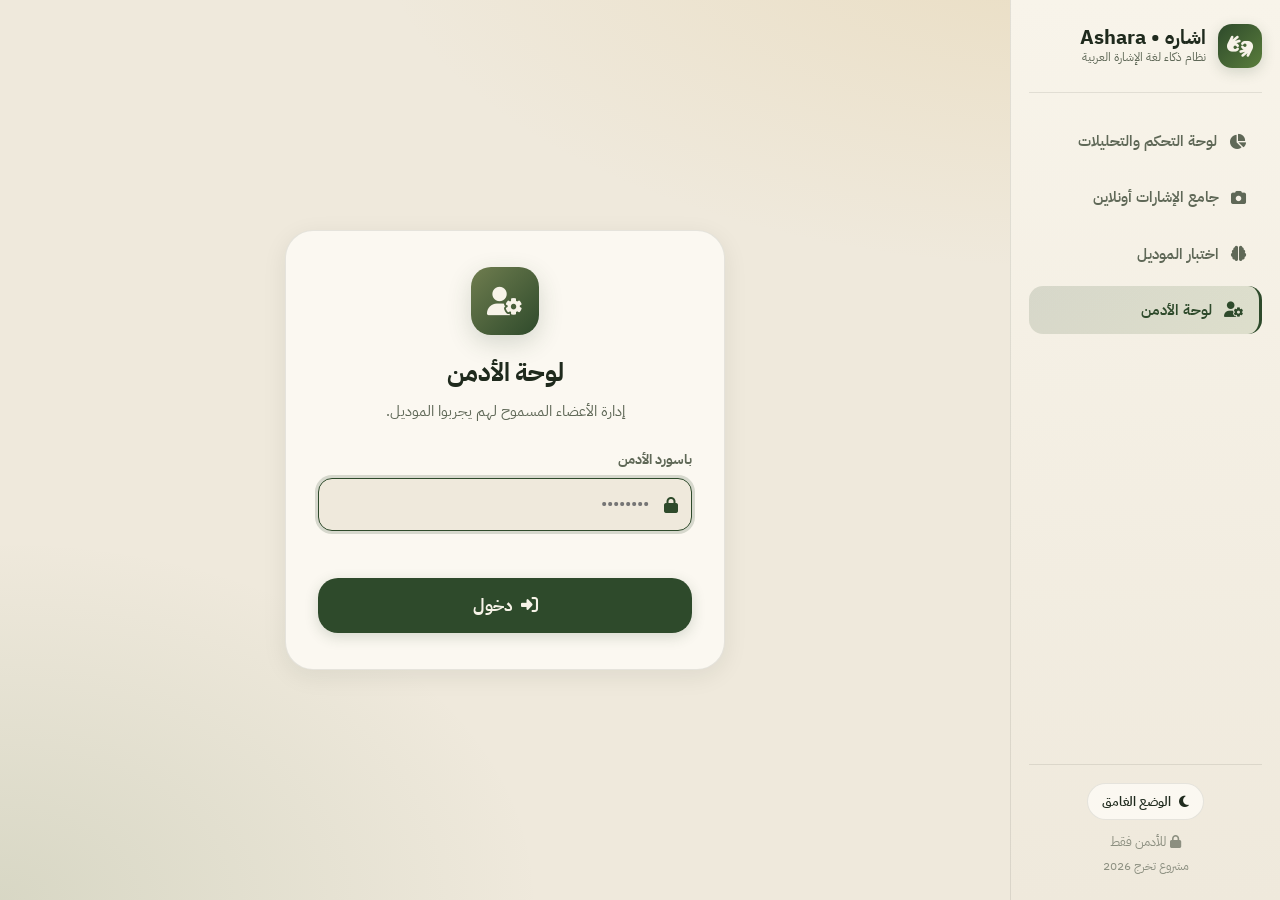
<file: admin.html>
<!DOCTYPE html>
<html lang="ar" dir="rtl">

<head>
    <meta charset="UTF-8">
    <script src="assets/js/theme.js"></script>
    <meta name="viewport" content="width=device-width, initial-scale=1.0">
    <meta name="robots" content="noindex">
    <title>لوحة الأدمن — مشروع إشارة (Ashara AI)</title>

    <link rel="stylesheet" href="https://cdnjs.cloudflare.com/ajax/libs/font-awesome/6.4.0/css/all.min.css">
    <link rel="stylesheet" href="assets/css/common.css">
    <link rel="stylesheet" href="assets/css/tester.css">
    <link rel="stylesheet" href="assets/css/admin.css">
</head>

<body>
    <div class="app-container">
        <aside class="sidebar">
            <a href="index.html" class="brand">
                <div class="brand-icon"><i class="fa-solid fa-hands-asl-interpreting"></i></div>
                <div>
                    <div class="brand-title">اشاره • Ashara</div>
                    <div class="brand-sub">نظام ذكاء لغة الإشارة العربية</div>
                </div>
            </a>
            <ul class="nav-list">
                <li class="nav-item"><a href="index.html"><i class="fa-solid fa-chart-pie"></i> لوحة التحكم والتحليلات</a></li>
                <li class="nav-item"><a href="collector.html"><i class="fa-solid fa-camera"></i> جامع الإشارات أونلاين</a></li>
                <li class="nav-item"><a href="tester.html"><i class="fa-solid fa-brain"></i> اختبار الموديل</a></li>
                <li class="nav-item active"><a href="admin.html"><i class="fa-solid fa-user-gear"></i> لوحة الأدمن</a></li>
            </ul>
            <div class="sidebar-footer">
                <p><i class="fa-solid fa-lock"></i> للأدمن فقط</p>
                <p style="margin-top: 4px; font-size: 0.75rem;">مشروع تخرج 2026</p>
            </div>
        </aside>

        <main class="main-wrapper">
            <!-- ── Admin login ───────────────────────────────────────── -->
            <section id="login-view" class="login-wrap">
                <div class="login-card">
                    <div class="login-icon admin"><i class="fa-solid fa-user-gear"></i></div>
                    <h1>لوحة الأدمن</h1>
                    <p class="muted">إدارة الأعضاء المسموح لهم يجربوا الموديل.</p>
                    <form id="login-form" novalidate>
                        <div class="field">
                            <label for="admin-password">باسورد الأدمن</label>
                            <div class="input-icon">
                                <i class="fa-solid fa-lock"></i>
                                <input id="admin-password" type="password" required autocomplete="current-password" placeholder="••••••••">
                            </div>
                        </div>
                        <p id="login-error" class="login-error" role="alert"></p>
                        <button type="submit" class="btn btn-primary btn-lg btn-block" id="login-btn">
                            <i class="fa-solid fa-right-to-bracket"></i> <span>دخول</span>
                        </button>
                    </form>
                </div>
            </section>

            <!-- ── Admin board ───────────────────────────────────────── -->
            <section id="admin-view" hidden>
                <header class="tester-top">
                    <div>
                        <h1>إدارة أعضاء اختبار الموديل</h1>
                        <p class="muted">ضيف الناس، ابعتلهم أكوادهم، ووقّف أي حد في أي وقت.</p>
                    </div>
                    <div class="admin-actions">
                        <button class="btn btn-outline" id="refresh-btn"><i class="fa-solid fa-rotate"></i> تحديث</button>
                        <button class="btn btn-outline" id="pw-btn"><i class="fa-solid fa-key"></i> تغيير الباسورد</button>
                        <button class="btn btn-outline" id="logout-btn"><i class="fa-solid fa-right-from-bracket"></i> خروج</button>
                    </div>
                </header>

                <div class="admin-stats">
                    <div class="a-stat"><div class="v" id="st-total">0</div><div class="l">عضو مسجّل</div></div>
                    <div class="a-stat"><div class="v green" id="st-active">0</div><div class="l">مسموح لهم</div></div>
                    <div class="a-stat"><div class="v blue" id="st-used">0</div><div class="l">جرّبوا الموديل</div></div>
                    <div class="a-stat"><div class="v" id="st-failed">0</div><div class="l">محاولات فاشلة (24 ساعة)</div></div>
                </div>

                <div class="admin-grid">
                    <!-- Add -->
                    <section class="panel">
                        <h3><i class="fa-solid fa-user-plus"></i> إضافة عضو</h3>
                        <form id="add-form" class="add-form" novalidate>
                            <input id="add-name" maxlength="80" placeholder="اسم العضو (هيدخل بيه بالظبط)" autocomplete="off">
                            <button class="btn btn-emerald" id="add-btn"><i class="fa-solid fa-plus"></i> إضافة</button>
                        </form>
                        <p class="form-error" id="add-error" role="alert"></p>

                        <div class="new-code" id="new-code" hidden>
                            <div class="new-code-head"><i class="fa-solid fa-circle-check"></i> اتضاف — ابعتله البيانات دي</div>
                            <div class="cred"><span>الاسم</span><strong id="nc-name"></strong></div>
                            <div class="cred"><span>الكود</span><strong class="code" id="nc-code"></strong></div>
                            <div class="share-btns">
                                <button class="btn btn-primary" id="nc-copy"><i class="fa-regular fa-copy"></i> نسخ الرسالة</button>
                                <a class="btn btn-emerald" id="nc-wa" target="_blank" rel="noopener"><i class="fa-brands fa-whatsapp"></i> واتساب</a>
                            </div>
                        </div>
                    </section>

                    <!-- How it works -->
                    <section class="panel">
                        <h3><i class="fa-solid fa-circle-info"></i> إزاي بيشتغل</h3>
                        <ol class="howto">
                            <li>ضيف اسم العضو، وهيطلع له كود من 8 حروف.</li>
                            <li>ابعتله الرسالة: فيها لينك صفحة الاختبار والاسم والكود.</li>
                            <li>«إيقاف» بيمنعه يدخل تاني. «كود جديد» بيبطّل الكود القديم.</li>
                            <li>اللي داخل فعلاً بتفضل جلسته شغالة لحد 4 ساعات بالكتير.</li>
                        </ol>
                    </section>
                </div>

                <!-- List -->
                <section class="panel">
                    <div class="list-head">
                        <h3><i class="fa-solid fa-users"></i> الأعضاء</h3>
                        <div class="input-icon search">
                            <i class="fa-solid fa-magnifying-glass"></i>
                            <input id="search" placeholder="بحث بالاسم" autocomplete="off">
                        </div>
                    </div>
                    <div id="testers" class="testers">
                        <div class="empty"><i class="fa-solid fa-spinner fa-spin"></i> جاري التحميل...</div>
                    </div>
                </section>
            </section>
        </main>
    </div>

    <!-- Change password dialog -->
    <dialog id="pw-dialog" class="dialog">
        <form id="pw-form" method="dialog" novalidate>
            <h3><i class="fa-solid fa-key"></i> تغيير باسورد الأدمن</h3>
            <div class="field">
                <label for="pw-old">الباسورد الحالي</label>
                <div class="input-icon"><i class="fa-solid fa-lock"></i><input id="pw-old" type="password" autocomplete="current-password"></div>
            </div>
            <div class="field">
                <label for="pw-new">الباسورد الجديد (8 حروف على الأقل)</label>
                <div class="input-icon"><i class="fa-solid fa-key"></i><input id="pw-new" type="password" autocomplete="new-password"></div>
            </div>
            <p class="form-error" id="pw-error" role="alert"></p>
            <div class="dialog-btns">
                <button type="button" class="btn btn-outline" id="pw-cancel">إلغاء</button>
                <button type="submit" class="btn btn-primary" id="pw-save">حفظ</button>
            </div>
        </form>
    </dialog>

    <div id="realtime-toast"></div>

    <script src="assets/js/config.js"></script>
    <script src="assets/js/admin.js"></script>
</body>

</html>
</file>
<file: assets/css/common.css>
/**
 * Ashara UI - Shared Design System & Typography
 * نظام التصميم المشترك - مشروع عشرة
 */

@import url('https://fonts.googleapis.com/css2?family=IBM+Plex+Sans+Arabic:wght@400;500;600;700&display=swap');

/*
 * Palette = the Ashara mobile app: forest green, mustard gold, warm cream, SOS red.
 * Light theme is the default; dark follows the system unless the user picks a theme
 * (assets/js/theme.js sets <html data-theme>). Token names are kept from the old
 * palette so every stylesheet keeps working:
 *   --accent   primary brand (forest green in light, gold in dark)
 *   --emerald  success / "done" (sage green)
 *   --amber    warning / in progress (mustard)
 *   --purple   secondary tone (olive)
 *   --danger   SOS red
 * Each colour has an "-rgb" triplet for alpha tints: rgba(var(--accent-rgb), 0.15).
 */
:root {
    color-scheme: light;
    --bg-color: #efe9dc;
    --bg-rgb: 239, 233, 220;
    --bg-gradient: radial-gradient(1200px 600px at 85% -10%, rgba(212, 174, 92, 0.22), transparent 60%),
                   radial-gradient(900px 600px at 0% 100%, rgba(95, 122, 74, 0.16), transparent 60%);
    --surface: #fbf8f1;
    --surface-hover: #f3eee2;
    --surface-glass: rgba(251, 248, 241, 0.82);
    --sidebar-bg: linear-gradient(180deg, #f8f4ea 0%, #efe9dc 100%);
    --ink-rgb: 31, 42, 29;
    --card-border: rgba(31, 42, 29, 0.10);
    --card-border-hover: rgba(46, 74, 43, 0.35);

    --text-main: #1f2a1d;
    --text-muted: #5f6857;
    --text-subtle: #8c8f80;

    --accent: #2e4a2b;
    --accent-rgb: 46, 74, 43;
    --accent-text: #2e4a2b;
    --on-accent: #f7f3e8;
    --accent-glow: rgba(46, 74, 43, 0.18);
    --accent-cyan: #5f7a4a;
    --emerald: #5a7d3c;
    --emerald-rgb: 90, 125, 60;
    --emerald-text: #44672b;
    --on-emerald: #ffffff;
    --emerald-glow: rgba(90, 125, 60, 0.2);
    --amber: #c99a3b;
    --amber-rgb: 201, 154, 59;
    --amber-text: #8f6a1f;
    --purple: #6f7d4f;
    --purple-rgb: 111, 125, 79;
    --purple-text: #56623a;
    --danger: #e2452f;
    --danger-rgb: 226, 69, 47;
    --danger-text: #c0331e;

    --radius-sm: 10px;
    --radius-md: 14px;
    --radius-lg: 20px;
    --radius-xl: 28px;
    --radius-full: 9999px;

    --shadow-subtle: 0 6px 24px rgba(31, 42, 29, 0.08);
    --shadow-glow: 0 8px 28px rgba(46, 74, 43, 0.15);
    --transition: all 0.25s cubic-bezier(0.16, 1, 0.3, 1);
    --font: 'IBM Plex Sans Arabic', -apple-system, BlinkMacSystemFont, 'Segoe UI', Roboto, sans-serif;
}

/* Dark theme — near-black with olive glow and a gold primary, like the app */
@media (prefers-color-scheme: dark) {
    :root:not([data-theme="light"]) {
        color-scheme: dark;
        --bg-color: #0d100c;
        --bg-rgb: 13, 16, 12;
        --bg-gradient: radial-gradient(1200px 700px at 85% -10%, rgba(201, 166, 90, 0.10), transparent 60%),
                       radial-gradient(900px 700px at 0% 100%, rgba(90, 125, 60, 0.14), transparent 60%);
        --surface: #161a14;
        --surface-hover: #1e231b;
        --surface-glass: rgba(22, 26, 20, 0.82);
        --sidebar-bg: linear-gradient(180deg, #141812 0%, #0d100c 100%);
        --ink-rgb: 241, 234, 216;
        --card-border: rgba(241, 234, 216, 0.09);
        --card-border-hover: rgba(207, 174, 98, 0.4);
        --text-main: #f1ead8;
        --text-muted: #b3ad9c;
        --text-subtle: #7f7a6d;
        --accent: #cfae62;
        --accent-rgb: 207, 174, 98;
        --accent-text: #dcbf78;
        --on-accent: #1d1a12;
        --accent-glow: rgba(207, 174, 98, 0.22);
        --accent-cyan: #8fae6a;
        --emerald: #7fa25a;
        --emerald-rgb: 127, 162, 90;
        --emerald-text: #a8c683;
        --on-emerald: #10140d;
        --emerald-glow: rgba(127, 162, 90, 0.22);
        --amber: #d9b25e;
        --amber-rgb: 217, 178, 94;
        --amber-text: #e6c67f;
        --purple: #95a36f;
        --purple-rgb: 149, 163, 111;
        --purple-text: #b5c290;
        --danger: #e2563f;
        --danger-rgb: 226, 86, 63;
        --danger-text: #f08a77;
        --shadow-subtle: 0 6px 24px rgba(0, 0, 0, 0.35);
        --shadow-glow: 0 8px 28px rgba(207, 174, 98, 0.15);
    }
}
:root[data-theme="dark"] {
    color-scheme: dark;
    --bg-color: #0d100c;
    --bg-rgb: 13, 16, 12;
    --bg-gradient: radial-gradient(1200px 700px at 85% -10%, rgba(201, 166, 90, 0.10), transparent 60%),
                   radial-gradient(900px 700px at 0% 100%, rgba(90, 125, 60, 0.14), transparent 60%);
    --surface: #161a14;
    --surface-hover: #1e231b;
    --surface-glass: rgba(22, 26, 20, 0.82);
    --sidebar-bg: linear-gradient(180deg, #141812 0%, #0d100c 100%);
    --ink-rgb: 241, 234, 216;
    --card-border: rgba(241, 234, 216, 0.09);
    --card-border-hover: rgba(207, 174, 98, 0.4);
    --text-main: #f1ead8;
    --text-muted: #b3ad9c;
    --text-subtle: #7f7a6d;
    --accent: #cfae62;
    --accent-rgb: 207, 174, 98;
    --accent-text: #dcbf78;
    --on-accent: #1d1a12;
    --accent-glow: rgba(207, 174, 98, 0.22);
    --accent-cyan: #8fae6a;
    --emerald: #7fa25a;
    --emerald-rgb: 127, 162, 90;
    --emerald-text: #a8c683;
    --on-emerald: #10140d;
    --emerald-glow: rgba(127, 162, 90, 0.22);
    --amber: #d9b25e;
    --amber-rgb: 217, 178, 94;
    --amber-text: #e6c67f;
    --purple: #95a36f;
    --purple-rgb: 149, 163, 111;
    --purple-text: #b5c290;
    --danger: #e2563f;
    --danger-rgb: 226, 86, 63;
    --danger-text: #f08a77;
    --shadow-subtle: 0 6px 24px rgba(0, 0, 0, 0.35);
    --shadow-glow: 0 8px 28px rgba(207, 174, 98, 0.15);
}

* {
    box-sizing: border-box;
    margin: 0;
    padding: 0;
}

body {
    font-family: var(--font);
    background: var(--bg-gradient), var(--bg-color);
    background-attachment: fixed;
    color: var(--text-main);
    min-height: 100vh;
    line-height: 1.6;
    overflow-x: hidden;
    -webkit-font-smoothing: antialiased;
}

h1, h2, h3, h4, h5, h6, .font-cairo {
    font-family: var(--font);
    letter-spacing: -0.01em;
}

/* Theme toggle (sidebar footer) */
.theme-toggle {
    display: inline-flex; align-items: center; gap: 8px;
    margin-bottom: 12px;
    padding: 7px 14px;
    border-radius: var(--radius-full);
    border: 1px solid var(--card-border);
    background: var(--surface);
    color: var(--text-main);
    font: inherit; font-size: 0.82rem; font-weight: 600;
    cursor: pointer;
    transition: var(--transition);
}
.theme-toggle:hover { border-color: var(--card-border-hover); }

/* `hidden` must win over component display rules (e.g. .btn { display: inline-flex }) */
[hidden] { display: none !important; }

/* Visible keyboard focus */
:focus-visible { outline: 2px solid var(--accent-text); outline-offset: 2px; }

/* Custom Scrollbar */
::-webkit-scrollbar {
    width: 8px;
    height: 8px;
}
::-webkit-scrollbar-track {
    background: var(--bg-color);
}
::-webkit-scrollbar-thumb {
    background: var(--surface-hover);
    border-radius: 4px;
}
::-webkit-scrollbar-thumb:hover {
    background: var(--surface-hover);
}

/* Base Layout */
.app-container {
    display: flex;
    min-height: 100vh;
    position: relative;
}

/* Sidebar */
.sidebar {
    width: 270px;
    background: var(--sidebar-bg);
    border-left: 1px solid var(--card-border);
    padding: 24px 18px;
    display: flex;
    flex-direction: column;
    position: fixed;
    top: 0;
    bottom: 0;
    right: 0;
    z-index: 100;
}

.brand {
    display: flex;
    align-items: center;
    gap: 12px;
    padding-bottom: 24px;
    border-bottom: 1px solid var(--card-border);
    margin-bottom: 24px;
    text-decoration: none;
}

.brand-icon {
    width: 44px;
    height: 44px;
    background: linear-gradient(135deg, var(--accent), var(--emerald));
    border-radius: var(--radius-md);
    display: flex;
    align-items: center;
    justify-content: center;
    font-size: 1.3rem;
    color: var(--on-accent);
    box-shadow: 0 4px 14px var(--accent-glow);
    flex-shrink: 0;
}

.brand-title {
    font-size: 1.25rem;
    font-weight: 800;
    color: var(--text-main);
    line-height: 1.2;
}

.brand-sub {
    font-size: 0.72rem;
    color: var(--text-muted);
}

.nav-list {
    list-style: none;
    display: flex;
    flex-direction: column;
    gap: 8px;
    flex-grow: 1;
}

.nav-item a {
    display: flex;
    align-items: center;
    gap: 12px;
    padding: 12px 16px;
    border-radius: var(--radius-md);
    color: var(--text-muted);
    text-decoration: none;
    font-weight: 600;
    font-size: 0.95rem;
    transition: var(--transition);
}

.nav-item a:hover {
    background: var(--surface-hover);
    color: var(--text-main);
}

.nav-item.active a {
    background: linear-gradient(135deg, rgba(var(--accent-rgb), 0.15), rgba(var(--emerald-rgb), 0.15));
    color: var(--accent-text);
    border-right: 3px solid var(--accent-text);
}

.nav-item.special a {
    background: linear-gradient(135deg, rgba(var(--emerald-rgb), 0.18), rgba(var(--emerald-rgb), 0.18));
    color: var(--emerald-text);
    border: 1px dashed rgba(var(--emerald-rgb), 0.4);
}

.nav-item.special a:hover {
    background: linear-gradient(135deg, rgba(var(--emerald-rgb), 0.3), rgba(var(--emerald-rgb), 0.3));
    color: var(--text-main);
}

.sidebar-footer {
    padding-top: 18px;
    border-top: 1px solid var(--card-border);
    font-size: 0.8rem;
    color: var(--text-subtle);
    text-align: center;
}

/* Main Wrapper */
.main-wrapper {
    margin-right: 270px;
    flex-grow: 1;
    padding: 30px;
    min-width: 0;
}

/* Buttons */
.btn {
    display: inline-flex;
    align-items: center;
    justify-content: center;
    gap: 8px;
    padding: 10px 18px;
    border-radius: var(--radius-md);
    font-family: var(--font);
    font-weight: 700;
    font-size: 0.9rem;
    border: 1px solid transparent;
    cursor: pointer;
    text-decoration: none;
    transition: var(--transition);
    user-select: none;
}

.btn-primary {
    background: linear-gradient(135deg, var(--accent), var(--accent));
    color: var(--on-accent);
    box-shadow: 0 4px 14px var(--accent-glow);
}
.btn-primary:hover {
    transform: translateY(-2px);
    box-shadow: 0 6px 20px rgba(var(--accent-rgb), 0.4);
}

.btn-emerald {
    background: linear-gradient(135deg, var(--emerald), var(--emerald));
    color: var(--on-emerald);
    box-shadow: 0 4px 14px var(--emerald-glow);
}
.btn-emerald:hover {
    transform: translateY(-2px);
    box-shadow: 0 6px 20px rgba(var(--emerald-rgb), 0.4);
}

.btn-outline {
    background: rgba(var(--ink-rgb), 0.05);
    border-color: var(--card-border);
    color: var(--text-main);
}
.btn-outline:hover {
    background: var(--surface-hover);
    border-color: rgba(var(--ink-rgb), 0.2);
    color: var(--text-main);
}

.btn-danger {
    background: rgba(var(--danger-rgb), 0.15);
    border-color: rgba(var(--danger-rgb), 0.3);
    color: var(--danger-text);
}
.btn-danger:hover {
    background: var(--danger);
    color: #fff;
}

.btn-lg {
    padding: 14px 28px;
    font-size: 1.05rem;
    border-radius: var(--radius-lg);
}

.btn:active {
    transform: scale(0.98);
}

/* Cards & Surfaces */
.card {
    background: var(--surface);
    border: 1px solid var(--card-border);
    border-radius: var(--radius-lg);
    padding: 22px;
    transition: var(--transition);
}

.card:hover {
    border-color: var(--card-border-hover);
}

/* Pulse animation for live data */
.live-pulse {
    display: inline-block;
    width: 10px;
    height: 10px;
    background-color: var(--emerald);
    border-radius: 50%;
    position: relative;
}

.live-pulse::after {
    content: '';
    position: absolute;
    top: -4px;
    left: -4px;
    right: -4px;
    bottom: -4px;
    border-radius: 50%;
    border: 2px solid var(--emerald);
    animation: pulseRing 1.5s cubic-bezier(0.215, 0.61, 0.355, 1) infinite;
}

@keyframes pulseRing {
    0% { transform: scale(0.6); opacity: 1; }
    100% { transform: scale(1.6); opacity: 0; }
}

/* Toast Notification */
#realtime-toast {
    position: fixed;
    top: 24px;
    left: 50%;
    transform: translateX(-50%) translateY(-120px);
    z-index: 10000;
    background: linear-gradient(135deg, var(--emerald), var(--emerald));
    color: white;
    padding: 12px 24px;
    border-radius: var(--radius-md);
    font-weight: 700;
    box-shadow: 0 10px 30px rgba(var(--emerald-rgb), 0.35);
    transition: transform 0.4s cubic-bezier(0.175, 0.885, 0.32, 1.275);
    pointer-events: none;
    display: flex;
    align-items: center;
    gap: 10px;
}

#realtime-toast.show {
    transform: translateX(-50%) translateY(0);
}

/* Responsive */
@media (max-width: 1024px) {
    .sidebar {
        width: 100%;
        height: auto;
        position: relative;
        border-left: none;
        border-bottom: 1px solid var(--card-border);
        padding: 16px;
    }
    .main-wrapper {
        margin-right: 0;
        padding: 20px;
    }
    .app-container {
        flex-direction: column;
    }
    .nav-list {
        flex-direction: row;
        flex-wrap: wrap;
        gap: 6px;
    }
    .nav-item a {
        padding: 8px 12px;
        font-size: 0.85rem;
    }
    .sidebar-footer {
        display: none;
    }
}
</file>
<file: assets/css/tester.css>
/* Ashara — model tester page */

@property --p { syntax: '<number>'; inherits: true; initial-value: 0; }

.muted { color: var(--text-muted); }

/* ── Login ─────────────────────────────────────────────────────────── */
.login-wrap {
    min-height: calc(100vh - 60px);
    display: flex;
    align-items: center;
    justify-content: center;
}
.login-card {
    width: 100%;
    max-width: 440px;
    background: var(--surface);
    border: 1px solid var(--card-border);
    border-radius: var(--radius-xl);
    padding: 36px 32px 28px;
    box-shadow: var(--shadow-subtle);
    text-align: center;
}
.login-icon {
    width: 68px; height: 68px;
    margin: 0 auto 18px;
    border-radius: 20px;
    display: flex; align-items: center; justify-content: center;
    background: linear-gradient(135deg, var(--accent), var(--emerald));
    color: var(--on-accent);
    font-size: 1.8rem;
    box-shadow: 0 8px 24px var(--accent-glow);
}
.login-card h1 { font-size: 1.55rem; font-weight: 800; margin-bottom: 6px; }
.login-card > .muted { font-size: 0.95rem; }

#login-form { margin: 26px 0 8px; text-align: right; }
.field { margin-bottom: 16px; }
.field label { display: block; font-weight: 700; color: var(--text-muted); font-size: 0.88rem; margin-bottom: 6px; }
.input-icon { position: relative; }
.input-icon i {
    position: absolute; top: 50%; right: 14px; transform: translateY(-50%);
    color: var(--text-subtle); pointer-events: none;
}
.input-icon input {
    width: 100%;
    background: var(--bg-color);
    border: 1px solid var(--card-border);
    border-radius: var(--radius-md);
    color: var(--text-main);
    padding: 13px 42px 13px 14px;
    font: inherit;
    font-size: 1rem;
    transition: var(--transition);
}
.input-icon input[dir="ltr"] { text-align: right; letter-spacing: 0.12em; font-family: ui-monospace, Consolas, monospace; }
.input-icon input:focus { outline: none; border-color: var(--accent); box-shadow: 0 0 0 3px var(--accent-glow); }
.input-icon input:focus + i, .input-icon:focus-within i { color: var(--accent); }
.btn-block { width: 100%; }
.login-error { color: var(--danger-text); min-height: 1.4em; font-weight: 600; font-size: 0.9rem; text-align: center; margin: 4px 0 10px; }

.login-points {
    list-style: none;
    margin-top: 22px;
    padding-top: 20px;
    border-top: 1px solid var(--card-border);
    display: flex; flex-direction: column; gap: 10px;
    text-align: right;
    font-size: 0.85rem;
    color: var(--text-muted);
}
.login-points i { color: var(--emerald); width: 18px; margin-left: 6px; }

/* ── Header ────────────────────────────────────────────────────────── */
.tester-top {
    display: flex; justify-content: space-between; align-items: center;
    gap: 16px; flex-wrap: wrap; margin-bottom: 22px;
}
.tester-top h1 { font-size: 1.6rem; font-weight: 800; }
.tester-top p { margin-top: 2px; }
.user-chip {
    display: flex; align-items: center; gap: 10px;
    background: var(--surface);
    border: 1px solid var(--card-border);
    border-radius: var(--radius-full);
    padding: 6px 6px 6px 8px;
    font-weight: 700;
}
.avatar {
    width: 34px; height: 34px; border-radius: 50%;
    background: linear-gradient(135deg, var(--accent), var(--emerald));
    display: flex; align-items: center; justify-content: center;
    font-family: var(--font); font-weight: 800; color: var(--on-accent);
}
.icon-btn {
    width: 34px; height: 34px; border-radius: 50%;
    border: 1px solid var(--card-border);
    background: transparent; color: var(--text-muted);
    cursor: pointer; transition: var(--transition);
    display: inline-flex; align-items: center; justify-content: center;
}
.icon-btn:hover { background: var(--surface-hover); color: var(--text-main); }

/* ── Layout ────────────────────────────────────────────────────────── */
.tester-grid {
    display: grid;
    grid-template-columns: minmax(0, 1fr) 340px;
    gap: 20px;
    margin-bottom: 20px;
}

/* Camera */
.camera-card {
    background: var(--surface);
    border: 1px solid var(--card-border);
    border-radius: var(--radius-lg);
    padding: 12px;
}
.camera-box {
    position: relative;
    aspect-ratio: 4 / 3;
    border-radius: var(--radius-md);
    overflow: hidden;
    background: radial-gradient(circle at 50% 40%, var(--surface) 0%, var(--bg-color) 70%);
}
.camera-box video, .camera-box canvas {
    position: absolute; inset: 0;
    width: 100%; height: 100%;
    object-fit: cover;
    transform: scaleX(-1); /* mirrored for the viewer only; landmarks use the raw frame */
}
.camera-empty {
    position: absolute; inset: 0;
    display: flex; flex-direction: column; align-items: center; justify-content: center;
    gap: 10px; text-align: center; padding: 24px;
}
.camera-empty-icon {
    width: 76px; height: 76px; border-radius: 50%;
    display: flex; align-items: center; justify-content: center;
    background: var(--emerald-glow); color: var(--emerald);
    font-size: 1.9rem; margin-bottom: 6px;
}
.camera-empty h2 { font-size: 1.25rem; font-weight: 800; }
.camera-empty p { color: var(--text-muted); font-size: 0.9rem; margin-bottom: 8px; }

.hud {
    position: absolute; top: 12px; right: 12px; left: 12px;
    display: flex; justify-content: space-between; gap: 8px;
    pointer-events: none;
}
.hud-chip {
    display: inline-flex; align-items: center; gap: 6px;
    background: rgba(var(--bg-rgb), 0.75);
    backdrop-filter: blur(6px);
    border: 1px solid var(--card-border);
    border-radius: var(--radius-full);
    padding: 5px 12px; font-size: 0.8rem; font-weight: 700;
}
.hud-chip.ok { color: var(--emerald-text); border-color: rgba(var(--emerald-rgb), 0.4); }
.hud-chip.wait { color: var(--text-muted); }
#hud-latency { direction: ltr; }

/* Live prediction on top of the camera (visible while signing, esp. on phones) */
.cam-pred {
    position: absolute; bottom: 14px; left: 50%; transform: translateX(-50%);
    display: flex; align-items: center; gap: 12px;
    background: rgba(var(--bg-rgb), 0.8);
    backdrop-filter: blur(8px);
    border: 1px solid rgba(var(--emerald-rgb), 0.5);
    border-radius: var(--radius-full);
    padding: 4px 20px 4px 16px;
    pointer-events: none;
}
.cam-pred.unsure { border-color: rgba(var(--amber-rgb), 0.5); }
.cam-pred-letter { font-family: var(--font); font-size: 2.2rem; font-weight: 900; line-height: 1.3; }
.cam-pred-conf { font-family: var(--font); font-size: 1.1rem; font-weight: 800; color: var(--emerald-text); direction: ltr; }
.cam-pred.unsure .cam-pred-conf { color: var(--amber); }

.camera-tips {
    display: flex; flex-wrap: wrap; gap: 8px 18px; justify-content: center;
    padding: 12px 4px 4px; font-size: 0.82rem; color: var(--text-muted);
}
.camera-tips i { color: var(--accent); margin-left: 4px; }

/* Result */
.result-card {
    background: var(--surface);
    border: 1px solid var(--card-border);
    border-radius: var(--radius-lg);
    padding: 26px 22px;
    display: flex; flex-direction: column; align-items: center; text-align: center;
}
.ring {
    --p: 0;
    --c: var(--emerald);
    width: 176px; height: 176px; border-radius: 50%;
    background: conic-gradient(var(--c) calc(var(--p) * 1%), rgba(var(--ink-rgb), 0.06) 0);
    display: flex; align-items: center; justify-content: center;
    transition: --p 0.3s;
}
.ring.unsure { --c: var(--amber); }
.ring-inner {
    width: 150px; height: 150px; border-radius: 50%;
    background: var(--bg-color);
    display: flex; align-items: center; justify-content: center;
}
.pred-letter { font-family: var(--font); font-size: 4.6rem; font-weight: 900; line-height: 1; color: var(--text-main); }
.pred-letter.is-empty { font-size: 2.6rem; color: var(--text-subtle); }
.pred-name { margin-top: 14px; font-weight: 800; font-size: 1.05rem; }
.pred-conf { font-family: var(--font); font-size: 1.5rem; font-weight: 900; color: var(--emerald); min-height: 1.5em; }
.pred-conf.unsure { color: var(--amber); }
.pred-status { color: var(--text-muted); min-height: 1.4em; font-size: 0.88rem; }
.pred-status.warn { color: var(--amber); }

.section-label {
    align-self: stretch; text-align: right;
    margin: 22px 0 10px; padding-top: 18px;
    border-top: 1px solid var(--card-border);
    font-size: 0.82rem; font-weight: 700; color: var(--text-muted);
}
.top3 { width: 100%; display: flex; flex-direction: column; gap: 10px; }
.top3-empty { color: var(--text-subtle); font-size: 0.85rem; padding: 6px 0; }
.top3-row { display: grid; grid-template-columns: 36px 1fr 42px; align-items: center; gap: 10px; }
.top3-row .l { font-family: var(--font); font-size: 1.25rem; font-weight: 800; }
.top3-row .bar { height: 10px; border-radius: var(--radius-full); background: rgba(var(--ink-rgb), 0.06); overflow: hidden; }
.top3-row .bar > span { display: block; height: 100%; background: var(--accent); border-radius: inherit; transition: width 0.25s; }
.top3-row:first-child .bar > span { background: var(--emerald); }
.top3-row .p { color: var(--text-muted); font-size: 0.85rem; text-align: left; direction: ltr; }

.ref-card {
    width: 100%; margin-top: 18px;
    display: flex; align-items: center; gap: 12px; text-align: right;
    background: var(--bg-color);
    border: 1px solid var(--card-border);
    border-radius: var(--radius-md);
    padding: 10px;
}
.ref-card img { width: 64px; height: 64px; object-fit: contain; border-radius: var(--radius-sm); background: #fff; flex-shrink: 0; }
.ref-title { font-weight: 800; font-size: 0.9rem; }
.ref-hint { color: var(--text-muted); font-size: 0.8rem; line-height: 1.5; }

/* ── Practice ──────────────────────────────────────────────────────── */
.practice-card {
    background: var(--surface);
    border: 1px solid var(--card-border);
    border-radius: var(--radius-lg);
    padding: 22px;
}
.practice-head {
    display: flex; justify-content: space-between; align-items: center;
    gap: 16px; flex-wrap: wrap; margin-bottom: 16px;
}
.practice-head h3 { font-size: 1.1rem; font-weight: 800; display: flex; gap: 8px; align-items: center; }
.practice-head h3 i { color: var(--accent); }
.practice-head p { font-size: 0.88rem; }

.target-box {
    display: flex; align-items: center; gap: 12px;
    background: var(--bg-color);
    border: 1px solid var(--card-border);
    border-radius: var(--radius-md);
    padding: 8px 10px;
}
.target-box img { width: 48px; height: 48px; object-fit: contain; border-radius: var(--radius-sm); background: #fff; }
.target-label { font-size: 0.75rem; color: var(--text-muted); }
.target-letter { font-family: var(--font); font-size: 1.5rem; font-weight: 900; line-height: 1.1; }
.target-result { font-weight: 800; font-size: 0.9rem; min-width: 92px; text-align: center; }
.target-result.ok { color: var(--emerald-text); }
.target-result.no { color: var(--text-muted); }
.target-box.matched { border-color: rgba(var(--emerald-rgb), 0.6); box-shadow: 0 0 0 3px var(--emerald-glow); }

.letters-grid {
    display: grid;
    grid-template-columns: repeat(auto-fill, minmax(52px, 1fr));
    gap: 8px;
}
.letter-btn {
    aspect-ratio: 1;
    border-radius: var(--radius-md);
    border: 1px solid var(--card-border);
    background: var(--bg-color);
    color: var(--text-main);
    font-family: var(--font); font-size: 1.3rem; font-weight: 800;
    cursor: pointer; transition: var(--transition);
}
.letter-btn:hover { border-color: var(--card-border-hover); background: var(--surface-hover); }
.letter-btn.is-target { background: var(--accent); border-color: var(--accent); color: var(--on-accent); }
.letter-btn.is-live { border-color: var(--emerald); color: var(--emerald-text); box-shadow: 0 0 0 2px var(--emerald-glow); }
.letter-btn.is-target.is-live { background: var(--emerald); border-color: var(--emerald); color: var(--on-emerald); }

.model-meta { margin-top: 16px; color: var(--text-subtle); font-size: 0.8rem; text-align: center; }

/* ── Responsive ────────────────────────────────────────────────────── */
@media (max-width: 1100px) {
    .tester-grid { grid-template-columns: 1fr; }
    .result-card { display: grid; grid-template-columns: auto 1fr; column-gap: 22px; text-align: right; align-items: center; }
    .result-card .ring { grid-row: span 3; }
    .result-card .pred-name { margin-top: 0; }
    .result-card .section-label, .result-card .top3, .result-card .ref-card { grid-column: 1 / -1; }
}
@media (max-width: 560px) {
    .result-card { display: flex; text-align: center; }
    .ring { width: 150px; height: 150px; }
    .ring-inner { width: 128px; height: 128px; }
    .pred-letter { font-size: 3.8rem; }
    .login-card { padding: 28px 20px 22px; }
    .tester-top h1 { font-size: 1.3rem; }
}
</file>
<file: assets/css/admin.css>
/* Ashara — admin board (reuses login/header styles from tester.css) */

.login-icon.admin { background: linear-gradient(135deg, var(--purple), var(--accent)); }

.admin-actions { display: flex; gap: 10px; flex-wrap: wrap; }

.admin-stats {
    display: grid;
    grid-template-columns: repeat(4, minmax(0, 1fr));
    gap: 14px;
    margin-bottom: 20px;
}
.a-stat {
    background: var(--surface);
    border: 1px solid var(--card-border);
    border-radius: var(--radius-lg);
    padding: 16px 18px;
}
.a-stat .v { font-family: var(--font); font-size: 1.8rem; font-weight: 900; line-height: 1.2; }
.a-stat .v.green { color: var(--emerald-text); }
.a-stat .v.blue { color: var(--accent-text); }
.a-stat .v.red { color: var(--danger-text); }
.a-stat .l { color: var(--text-muted); font-size: 0.85rem; }

.admin-grid {
    display: grid;
    grid-template-columns: minmax(0, 1.2fr) minmax(0, 1fr);
    gap: 20px;
    margin-bottom: 20px;
}
.panel {
    background: var(--surface);
    border: 1px solid var(--card-border);
    border-radius: var(--radius-lg);
    padding: 22px;
}
.panel h3 { font-size: 1.1rem; font-weight: 800; display: flex; gap: 8px; align-items: center; margin-bottom: 14px; }
.panel h3 i { color: var(--accent); }

.add-form { display: flex; gap: 10px; }
.add-form input, .search input, .dialog input {
    flex: 1; min-width: 0;
    background: var(--bg-color);
    border: 1px solid var(--card-border);
    border-radius: var(--radius-md);
    color: var(--text-main);
    padding: 11px 14px;
    font: inherit;
}
.add-form input:focus, .search input:focus { outline: none; border-color: var(--accent); box-shadow: 0 0 0 3px var(--accent-glow); }
.form-error { color: var(--danger-text); font-weight: 600; font-size: 0.88rem; min-height: 1.3em; margin-top: 8px; }

.new-code {
    margin-top: 6px;
    background: rgba(var(--emerald-rgb), 0.07);
    border: 1px solid rgba(var(--emerald-rgb), 0.35);
    border-radius: var(--radius-md);
    padding: 14px 16px;
}
.new-code-head { color: var(--emerald-text); font-weight: 800; margin-bottom: 10px; }
.cred { display: flex; justify-content: space-between; align-items: center; padding: 6px 0; border-bottom: 1px dashed var(--card-border); }
.cred span { color: var(--text-muted); font-size: 0.88rem; }
.code { font-family: ui-monospace, Consolas, monospace; letter-spacing: 0.15em; font-size: 1.15rem; direction: ltr; }
.share-btns { display: flex; gap: 10px; margin-top: 12px; flex-wrap: wrap; }
.share-btns .btn { flex: 1; }

.howto { padding-right: 20px; display: flex; flex-direction: column; gap: 8px; color: var(--text-muted); font-size: 0.92rem; }
.howto li::marker { color: var(--accent); font-weight: 800; }

.list-head { display: flex; justify-content: space-between; align-items: center; gap: 12px; flex-wrap: wrap; margin-bottom: 14px; }
.list-head h3 { margin-bottom: 0; }
.search { width: 260px; max-width: 100%; }
.search input { width: 100%; padding-right: 40px; }

.testers { display: flex; flex-direction: column; gap: 10px; }
.empty { text-align: center; color: var(--text-muted); padding: 28px 10px; }

.tester-row {
    display: grid;
    grid-template-columns: minmax(150px, 1.3fr) minmax(150px, 1fr) minmax(140px, 1fr) auto;
    align-items: center;
    gap: 14px;
    background: var(--bg-color);
    border: 1px solid var(--card-border);
    border-radius: var(--radius-md);
    padding: 12px 14px;
}
.tester-row.inactive { opacity: 0.6; }
.t-name { display: flex; align-items: center; gap: 10px; font-weight: 800; min-width: 0; }
.t-name .avatar { flex-shrink: 0; }
.t-name .n { overflow: hidden; text-overflow: ellipsis; white-space: nowrap; }
.pill { display: inline-flex; align-items: center; gap: 5px; border-radius: var(--radius-full); padding: 2px 9px; font-size: 0.74rem; font-weight: 700; }
.pill.on { background: rgba(var(--emerald-rgb), 0.15); color: var(--emerald-text); }
.pill.off { background: rgba(var(--ink-rgb), 0.15); color: var(--text-muted); }
.pill.warn { background: rgba(var(--danger-rgb), 0.15); color: var(--danger-text); }
.t-code { display: flex; align-items: center; gap: 6px; }
.t-code .code { font-size: 1rem; }
.t-meta { color: var(--text-muted); font-size: 0.82rem; line-height: 1.5; }
.t-actions { display: flex; gap: 6px; }
.t-actions .icon-btn { width: 36px; height: 36px; border-radius: var(--radius-sm); }
.t-actions .icon-btn.danger:hover { background: rgba(var(--danger-rgb), 0.2); color: var(--danger-text); border-color: rgba(var(--danger-rgb), 0.4); }

/* Dialog */
.dialog {
    margin: auto;
    width: min(420px, calc(100vw - 32px));
    background: var(--surface);
    color: var(--text-main);
    border: 1px solid var(--card-border);
    border-radius: var(--radius-lg);
    padding: 24px;
}
.dialog::backdrop { background: rgba(0, 0, 0, 0.6); backdrop-filter: blur(3px); }
.dialog h3 { font-size: 1.1rem; font-weight: 800; margin-bottom: 16px; display: flex; gap: 8px; align-items: center; }
.dialog input { width: 100%; padding-right: 42px; }
.dialog-btns { display: flex; gap: 10px; justify-content: flex-start; margin-top: 8px; }

@media (max-width: 1100px) {
    .admin-grid { grid-template-columns: 1fr; }
    .tester-row { grid-template-columns: 1fr auto; }
    .tester-row .t-code { grid-column: 1; }
    .tester-row .t-meta { grid-column: 1 / -1; }
    .tester-row .t-actions { grid-row: 1 / span 2; grid-column: 2; flex-direction: column; }
}
@media (max-width: 560px) {
    .admin-stats { grid-template-columns: repeat(2, minmax(0, 1fr)); }
    .add-form { flex-direction: column; }
    .search { width: 100%; }
}
</file>
